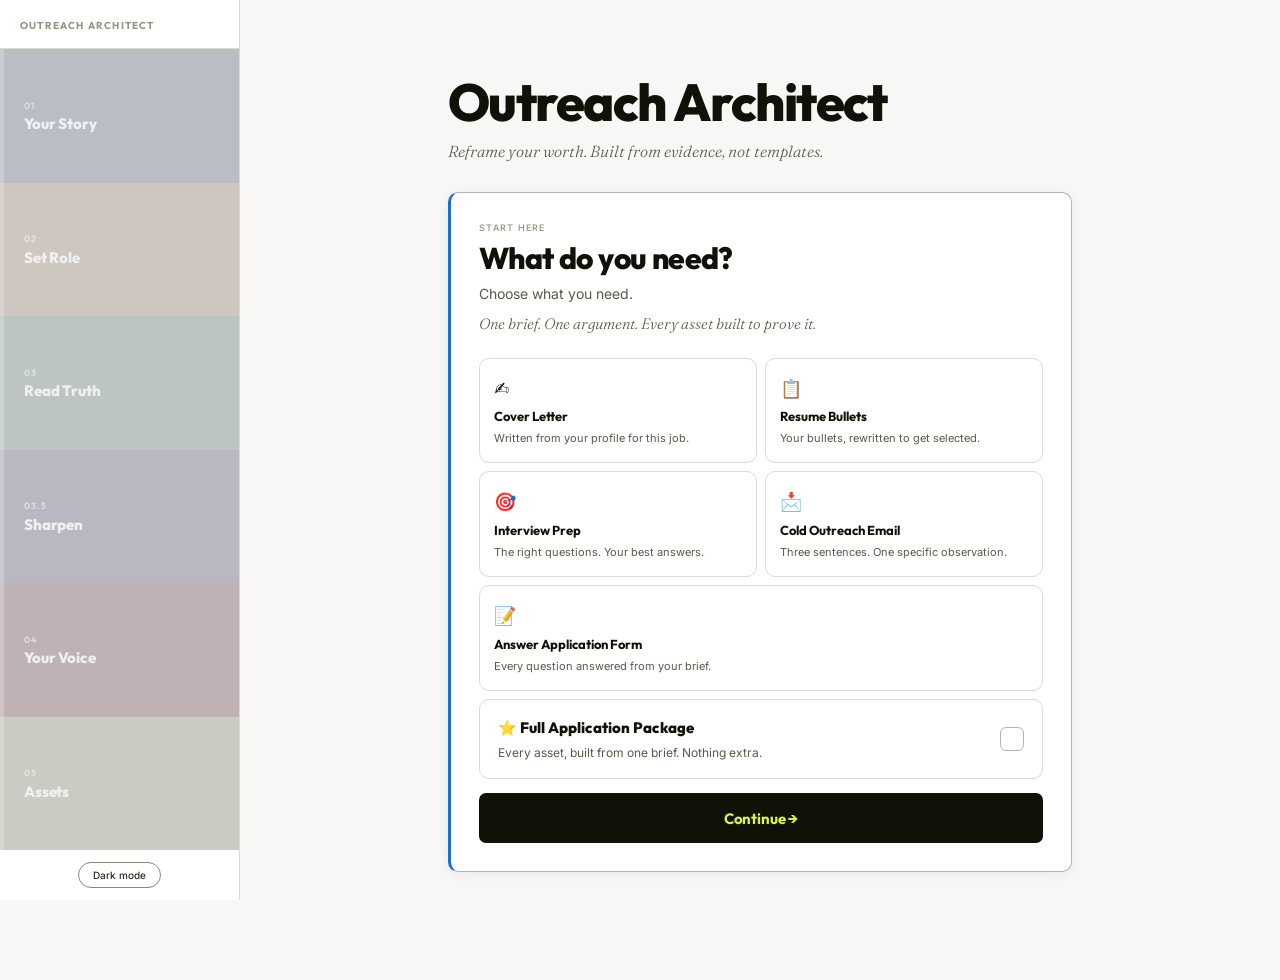
<file: static/index.html>
<!DOCTYPE html>
<html lang="en">
<head>
<meta charset="UTF-8">
<meta name="viewport" content="width=device-width, initial-scale=1.0">
<meta name="description" content="Outreach Architect — reframe your worth. Turn your CV and a job description into a complete, personalised application package built from evidence, not templates.">
<meta name="theme-color" content="#1a1a1a">
<title>Outreach Architect</title>
<link rel="preconnect" href="https://fonts.googleapis.com">
<link rel="preconnect" href="https://fonts.gstatic.com" crossorigin>
<link href="https://fonts.googleapis.com/css2?family=Outfit:wght@500;700;800&family=Inter:wght@400;500&family=Fraunces:ital,wght@1,300;1,400&display=swap" rel="stylesheet">
<link rel="stylesheet" href="/static/style.css">
</head>
<body>

<!-- Toast -->
<div class="toast hidden" id="toast"></div>

<!-- Momentum singleton -->
<div id="momentumSingleton">
  <span class="momentum-label" id="momentumLabel"></span>
  <p class="momentum-text" id="momentumText"></p>
  <p class="momentum-thread hidden" id="momentumThread"></p>
</div>

<!-- App shell: sidebar rail + main content -->
<div class="app-shell">

  <!-- LEFT RAIL — progress sidebar. Done steps are clickable to re-open -->
  <nav class="sidebar-rail" id="sidebarRail">
    <div class="sidebar-brand">Outreach Architect</div>
    <div class="sidebar-steps">

      <div class="sidebar-step todo" id="srail1" data-step="1" onclick="FLOW.sidebarStepClick(1)">
        <span class="srail-num">01</span>
        <div class="srail-label"><span class="srail-name">Your Story</span></div>
        <div class="srail-check hidden">✓</div>
      </div>

      <div class="sidebar-step todo" id="srail2" data-step="2" onclick="FLOW.sidebarStepClick(2)">
        <span class="srail-num">02</span>
        <div class="srail-label"><span class="srail-name">Set Role</span></div>
        <div class="srail-check hidden">✓</div>
      </div>

      <div class="sidebar-step todo" id="srail3" data-step="3" onclick="FLOW.sidebarStepClick(3)">
        <span class="srail-num">03</span>
        <div class="srail-label"><span class="srail-name">Read Truth</span></div>
        <div class="srail-check hidden">✓</div>
      </div>

      <div class="sidebar-step todo" id="srail35" data-step="3.5" onclick="FLOW.sidebarStepClick(3.5)">
        <span class="srail-num">03.5</span>
        <div class="srail-label"><span class="srail-name">Sharpen</span></div>
        <div class="srail-check hidden">✓</div>
      </div>

      <div class="sidebar-step todo" id="srail4" data-step="4" onclick="FLOW.sidebarStepClick(4)">
        <span class="srail-num">04</span>
        <div class="srail-label"><span class="srail-name">Your Voice</span></div>
        <div class="srail-check hidden">✓</div>
      </div>

      <div class="sidebar-step todo" id="srail5" data-step="5" onclick="FLOW.sidebarStepClick(5)">
        <span class="srail-num">05</span>
        <div class="srail-label"><span class="srail-name">Assets</span></div>
        <div class="srail-check hidden">✓</div>
      </div>

    </div>
    <button class="dm-btn" id="dmBtn" onclick="UI.toggleDark()">Dark mode</button>
  </nav>

  <!-- MAIN CONTENT -->
  <main class="main">

  <!-- Elevator navigation — appears after Step 1, floats left of main content -->
  <div class="elevator-nav hidden" id="elevatorNav">
    <button class="elevator-btn" id="elevatorUp" onclick="UI.elevatorUp()" title="Go to previous step" disabled>&#8679;</button>
    <button class="elevator-btn" id="elevatorDown" onclick="UI.elevatorDown()" title="Go to next step" disabled>&#8681;</button>
  </div>

  <!-- One-time sidebar education tooltip -->
  <div class="sidebar-tooltip hidden" id="sidebarTooltip">
    Your steps are saved here. Click any completed step to go back and edit.
  </div>

  <div class="hero">
    <h1 class="hero-title">Outreach Architect</h1>
    <p class="hero-tagline">Reframe your worth. Built from evidence, not templates.</p>
  </div>

  <!-- ═══════════════════════════════════════
       STEP 0 — CHOOSE WHAT TO BUILD
  ═══════════════════════════════════════ -->
  <section class="step active" id="step0">
    <div class="step-header">
      <p class="step-eyebrow">Start here</p>
      <h2 class="step-title">What do you need?</h2>
      <p class="step-subtitle" id="step0Sub">Choose what you need.</p>
      <p class="step-proposition">One brief. One argument. Every asset built to prove it.</p>
    </div>

    <!-- Asset grid: 2+2+1 layout — no orphaned cards on any screen size -->
    <!-- Row 1: 2 cards — the two most common -->
    <div class="asset-grid asset-grid-2col" id="assetSelectGrid">
      <div class="asset-card" data-asset="Cover Letter" onclick="FLOW.toggleAssetCard(this)">
        <span class="asset-card-icon">✍️</span>
        <span class="asset-card-name">Cover Letter</span>
        <span class="asset-card-desc">Written from your profile for this job.</span>
      </div>
      <div class="asset-card" data-asset="Resume Bullets" onclick="FLOW.toggleAssetCard(this)">
        <span class="asset-card-icon">📋</span>
        <span class="asset-card-name">Resume Bullets</span>
        <span class="asset-card-desc">Your bullets, rewritten to get selected.</span>
      </div>
    </div>
    <!-- Row 2: 2 cards -->
    <div class="asset-grid asset-grid-2col" style="margin-top:0;">
      <div class="asset-card" data-asset="Interview Prep" onclick="FLOW.toggleAssetCard(this)">
        <span class="asset-card-icon">🎯</span>
        <span class="asset-card-name">Interview Prep</span>
        <span class="asset-card-desc">The right questions. Your best answers.</span>
      </div>
      <div class="asset-card" data-asset="Cold Outreach Email" onclick="FLOW.toggleAssetCard(this)">
        <span class="asset-card-icon">📩</span>
        <span class="asset-card-name">Cold Outreach Email</span>
        <span class="asset-card-desc">Three sentences. One specific observation.</span>
      </div>
    </div>
    <!-- Row 3: full width — only one, always clean -->
    <div class="asset-grid-full" style="margin-top:0;margin-bottom:8px;">
      <div class="asset-card" data-asset="Answer Application Form" onclick="FLOW.toggleAssetCard(this)">
        <span class="asset-card-icon">📝</span>
        <span class="asset-card-name">Answer Application Form</span>
        <span class="asset-card-desc">Every question answered from your brief.</span>
      </div>
    </div>
    <!-- Full package — full width below -->
    <div class="full-package-card" id="fullPackageCard" onclick="FLOW.toggleFullPackage()">
      <div class="full-package-inner">
        <div class="full-package-body">
          <span class="full-package-name">⭐ Full Application Package</span>
          <span class="full-package-desc">Every asset, built from one brief. Nothing extra.</span>
        </div>
        <div class="full-package-check" id="fullPackageCheck"></div>
      </div>
    </div>

    <div class="asset-nudge hidden" id="assetNudge"></div>
    <button class="btn-primary" id="step0Btn" onclick="FLOW.completeStep0()">Continue &#8594;</button>
  </section>

  <!-- ═══════════════════════════════════════
       STEP 1 — YOUR STORY
  ═══════════════════════════════════════ -->
  <section class="step hidden" id="step1">
    <div class="step-header">
      <span class="step-eyebrow">Step 1 of 5</span>
      <h2 class="step-title">Your Story</h2>
      <p class="step-subtitle" id="step1Sub">Add your CV. The more complete, the sharper we argue.</p>
    </div>

    <div class="privacy-badge">
      <span>&#128274;</span>
      Your CV stays private. Used only to build your brief — never stored, never shared.
    </div>

    <div class="field-group">
      <label class="field-label">How would you like to add your CV?</label>
      <div class="toggle-row">
        <button class="toggle-btn active" id="cvPasteBtn" onclick="FLOW.switchMethod('cv','paste')">Paste text</button>
        <button class="toggle-btn"        id="cvUploadBtn" onclick="FLOW.switchMethod('cv','upload')">Upload file</button>
      </div>
    </div>

    <div id="cvPasteArea" class="field-group">
      <textarea class="textarea" id="cvText" rows="10" placeholder="Paste your full CV — work experience, achievements, metrics. We read between the lines."></textarea>
    </div>

    <div id="cvUploadArea" class="field-group hidden">
      <label class="upload-zone" id="cvUploadZone"
        ondragover="FLOW.handleDragOver(event,'cvUploadZone')"
        ondragleave="FLOW.handleDragLeave(event,'cvUploadZone')"
        ondrop="FLOW.handleDrop(event,'cv')">
        <span class="upload-icon">&#8679;</span>
        <span class="upload-label">Drop your CV here or click to browse</span>
        <span class="upload-hint">.txt  .md  .pdf  .docx</span>
        <input type="file" id="cvFile" accept=".txt,.md,.pdf,.docx" onchange="FLOW.handleFile(event,'cv')" style="display:none">
      </label>
      <div class="upload-status hidden" id="cvFileStatus"></div>
    </div>

    <p class="hint-text">Columns and tables break ATS parsing. Paste the text version if your CV uses them.</p>

    <!-- ATS extraction note + extracted text preview — shown after file upload -->
    <div class="cv-extraction-note hidden" id="cvExtractionNote"></div>
    <div class="hidden" id="cvExtractedPreview" style="margin-top:8px;">
      <label class="field-label" style="font-size:11px;color:var(--text4);margin-bottom:6px;display:block;">
        Extracted text — this is exactly what an ATS reads from your file. Edit anything that looks wrong before continuing.
      </label>
      <textarea class="textarea" id="cvExtractedText" rows="6"
        style="font-size:12px;font-family:var(--font-ui);color:var(--text3);line-height:1.5;"
        placeholder="Extracted CV text will appear here…"></textarea>
    </div>

    <button class="btn-primary" onclick="FLOW.completeStep1()">Continue &#8594;</button>
  </section>

  <div class="step-collapsed hidden" id="step1Collapsed">
    <div class="collapsed-inner">
      <div class="collapsed-left">
        <span class="check-badge">&#10003;</span>
        <div><span class="collapsed-eyebrow">Step 1</span><span class="collapsed-name">Your Story</span></div>
      </div>
      <div class="collapsed-right">
        <span class="collapsed-summary" id="step1Summary">Story loaded</span>
        <button class="edit-btn" onclick="FLOW.editStep('step1','step1Collapsed')">Edit</button>
      </div>
    </div>
  </div>

  <!-- ═══════════════════════════════════════
       STEP 2 — SET ROLE
  ═══════════════════════════════════════ -->
  <section class="step hidden" id="step2">
    <div class="step-header">
      <span class="step-eyebrow">Step 2 of 5</span>
      <h2 class="step-title">Set Role</h2>
      <p class="step-subtitle" id="step2Sub">Paste the full job description — we'll find what they actually need, not just what they listed.</p>
    </div>

    <!-- Stage indicator — makes the UX flow explicit -->
    <div class="flow-stages" id="flowStages">
      <div class="flow-stage active" id="flowStage1">
        <span class="flow-stage-num">1</span>
        <span class="flow-stage-label">Add JD</span>
      </div>
      <div class="flow-stage-line"></div>
      <div class="flow-stage" id="flowStage2">
        <span class="flow-stage-num">2</span>
        <span class="flow-stage-label">Decode</span>
      </div>
      <div class="flow-stage-line"></div>
      <div class="flow-stage" id="flowStage3">
        <span class="flow-stage-num">3</span>
        <span class="flow-stage-label">Confirm</span>
      </div>
      <div class="flow-stage-line"></div>
      <div class="flow-stage" id="flowStage4">
        <span class="flow-stage-num">4</span>
        <span class="flow-stage-label">Select</span>
      </div>
    </div>

    <div class="field-group">
      <label class="field-label">How would you like to add the job description?</label>
      <div class="toggle-row">
        <button class="toggle-btn active" id="jdPasteBtn" onclick="FLOW.switchJdMethod('paste')">Paste text</button>
        <button class="toggle-btn"        id="jdImageBtn" onclick="FLOW.switchJdMethod('image')">Upload image</button>
        <button class="toggle-btn"        id="jdUploadBtn" onclick="FLOW.switchJdMethod('upload')">Upload PDF</button>
      </div>
    </div>

    <div id="jdPasteArea" class="field-group">
      <textarea class="textarea" id="jdText" rows="8" placeholder="Paste the full JD — even the language they use tells us what they value. Don't summarise."></textarea>
    </div>

    <div id="jdImageArea" class="field-group hidden">
      <label class="upload-zone" id="jdImageZone"
        ondragover="FLOW.handleDragOver(event,'jdImageZone')"
        ondragleave="FLOW.handleDragLeave(event,'jdImageZone')"
        ondrop="FLOW.handleDropJdImage(event)">
        <span class="upload-icon">&#8679;</span>
        <span class="upload-label">Drop a screenshot or photo of the JD here</span>
        <span class="upload-hint">.jpg  .jpeg  .png</span>
        <input type="file" id="jdImageFile" accept=".jpg,.jpeg,.png" onchange="FLOW.handleJdImage(event)" style="display:none">
      </label>
      <div class="upload-status hidden" id="jdImageStatus"></div>
      <!-- Extracted text preview — editable before continuing -->
      <div id="jdImagePreview" class="hidden" style="margin-top:12px;">
        <label class="field-label" style="font-size:12px;color:var(--text3);">Extracted text — review and edit if needed</label>
        <textarea class="textarea" id="jdImageText" rows="8" placeholder="Extracted JD text will appear here…"></textarea>
      </div>
    </div>

    <div id="jdUploadArea" class="field-group hidden">
      <label class="upload-zone" id="jdUploadZone"
        ondragover="FLOW.handleDragOver(event,'jdUploadZone')"
        ondragleave="FLOW.handleDragLeave(event,'jdUploadZone')"
        ondrop="FLOW.handleDrop(event,'jd')">
        <span class="upload-icon">&#8679;</span>
        <span class="upload-label">Drop the job description PDF here or click to browse</span>
        <span class="upload-hint">.pdf</span>
        <input type="file" id="jdFile" accept=".pdf" onchange="FLOW.handleJdPdf(event)" style="display:none">
      </label>
      <div class="upload-status hidden" id="jdFileStatus"></div>
      <!-- Extracted text preview for PDF -->
      <div id="jdPdfPreview" class="hidden" style="margin-top:12px;">
        <label class="field-label" style="font-size:12px;color:var(--text3);">Extracted text — review and edit if needed</label>
        <textarea class="textarea" id="jdPdfText" rows="8" placeholder="Extracted JD text will appear here…"></textarea>
      </div>
    </div>

    <!-- e.g. MakeMyTrip — always visible, user can pre-fill -->
    <div class="field-group" style="margin-top:4px;">
      <label class="field-label" style="font-size:12px;color:var(--text3);">Company name <span style="font-weight:400;color:var(--text3);">— detected automatically, or type it</span></label>
      <input class="input-text" id="manualCompany" type="text" placeholder="e.g. Google, Stripe, Monzo…">
    </div>

    <button class="btn-primary" id="researchBtn" onclick="FLOW.runResearch()">Decode this role &#8594;</button>

    <!-- Loading state — properly wrapped -->
    <div class="loading hidden" id="loadingResearch">
      <div class="spinner"></div>
      <div class="loading-content">
        <div class="loading-stage" id="researchStage">Reading the job description…</div>
        <div class="loading-substage" id="researchSubstage"></div>
        <div class="loading-stages-track">
          <div class="stage-dot active" id="rs0"></div>
          <div class="stage-dot" id="rs1"></div>
          <div class="stage-dot" id="rs2"></div>
          <div class="stage-dot" id="rs3"></div>
        </div>
      </div>
    </div>

    <!-- Step 2b: Org & Role confirmation — shown after research succeeds -->
    <div class="hidden" id="orgRoleConfirm">
      <div class="confirm-card">
        <p class="confirm-card-label">&#10003; Detected — edit anything we got wrong</p>
        <div class="confirm-fields">
          <div class="confirm-field">
            <label class="confirm-field-label">Company</label>
            <div class="confirm-input-wrap">
              <input class="input-text confirm-input" id="confirmedCompany" type="text" placeholder="Company name">
              <span class="confirm-edit-hint">&#9998; edit</span>
            </div>
          </div>
          <div class="confirm-field">
            <label class="confirm-field-label">Role</label>
            <div class="confirm-input-wrap">
              <input class="input-text confirm-input" id="confirmedRole" type="text" placeholder="e.g. Product Manager">
              <span class="confirm-edit-hint">&#9998; edit</span>
            </div>
          </div>
        </div>
        <p class="hint-text" style="color:var(--warn);">Wrong? Fix it — these flow into every asset.</p>
      </div>

      <!-- Company briefing — shown expanded by default after research completes -->
      <!-- div-based (not details) — controlled by show('companyBriefing') in FLOW -->
      <div class="briefing-accordion hidden" id="companyBriefing" style="margin-top:12px;">
        <div class="briefing-header" onclick="
          const body = this.nextElementSibling;
          const arrow = this.querySelector('.briefing-arrow');
          body.classList.toggle('hidden');
          arrow.textContent = body.classList.contains('hidden') ? '↓' : '↑';
        ">
          <span>What we found about this company</span>
          <span class="briefing-arrow">↑</span>
        </div>
        <div class="briefing-body" id="briefingBody">
          <!-- Populated by FLOW.runResearch() before show() is called -->
        </div>
      </div>
    </div>

    <!-- Step 2c: Pain points — shown after confirmation -->
    <div class="hidden" id="painPointsSection">
      <div class="field-group" style="margin-top:18px;">
        <p class="field-label" style="margin-bottom:8px;">What they actually need right now — choose the two where your evidence is strongest</p>
        <p class="hint-text" style="margin-bottom:12px;">These two pain points become the argument. Every asset we build will prove you can solve them.</p>

        <div class="pain-counter">
          <div class="pain-counter-pips">
            <div class="pain-pip" id="pip-a"></div>
            <div class="pain-pip" id="pip-b"></div>
          </div>
          <span id="painCounterText">0 of 2 selected</span>
        </div>

        <div id="painPointsList" class="pain-list"></div>
      </div>

      <button class="context-trigger hidden" id="contextTrigger" onclick="FLOW.showContext()">
        + Know something about this company the JD doesn't say?
      </button>
      <div class="hidden" id="contextArea">
        <div class="field-group context-expanded">
          <textarea class="textarea" id="userInstruction" rows="2" placeholder="e.g. I spoke to their Head of Product last week — they're rebuilding the data stack from scratch."></textarea>
          <p class="hint-text">What you know that we can't research. Your input here has more weight than anything we found online.</p>
        </div>
      </div>

      <button class="btn-primary" id="confirmPainBtn" onclick="FLOW.confirmPainPoints()">Lock these in &#8594;</button>

      <div class="loading hidden" id="loadingQuestions">
        <div class="spinner"></div>
        <div class="loading-content">
          <div class="loading-stage">Setting up your brief. One moment…</div>
        </div>
      </div>
    </div>
  </section>

  <div class="step-collapsed hidden" id="step2Collapsed">
    <div class="collapsed-inner">
      <div class="collapsed-left">
        <span class="check-badge">&#10003;</span>
        <div><span class="collapsed-eyebrow">Step 2</span><span class="collapsed-name">Set Role</span></div>
      </div>
      <div class="collapsed-right">
        <span class="collapsed-summary" id="step2Summary">Role set</span>
        <button class="edit-btn" onclick="FLOW.editStep('step2','step2Collapsed')">Edit</button>
      </div>
    </div>
  </div>

  <!-- ═══════════════════════════════════════
       STEP 3 — READ TRUTH
  ═══════════════════════════════════════ -->
  <section class="step hidden" id="step3">
    <div class="step-header">
      <span class="step-eyebrow">Step 3 — Read Truth</span>
      <h2 class="step-title">Read Truth</h2>
      <p class="step-subtitle" id="step3Sub">Read what we found. Approve the argument — then we build.</p>
    </div>

    <!-- Narrative thread — the primary moment, serif, prominent -->
    <div class="narrative-reveal hidden" id="narrativeReveal">
      <p class="narrative-eyebrow">Your application argues</p>
      <p class="narrative-thread" id="narrativeThread"></p>
    </div>

    <!-- Fit analysis — two column Parker layout -->
    <div class="gap-analysis" id="gapAnalysis">
      <p class="placeholder-text">Complete Step 2 first — your fit analysis will appear here.</p>
    </div>

    <!-- Angle — left-border callout, surfaces after gap analysis -->
    <div class="angle-callout hidden" id="angleCallout">
      <p class="angle-eyebrow">Angle</p>
      <p class="angle-text" id="angleText"></p>
    </div>

    <button class="btn-primary hidden" id="approveBtn" onclick="FLOW.approveBrief()">This is my argument. Build on it &#8594;</button>

    <div class="loading hidden" id="loadingBullets">
      <div class="spinner"></div>
      <div class="loading-content">
        <div class="loading-stage">Finding which experiences make the strongest case for this role…</div>
      </div>
    </div>
  </section>

  <div class="step-collapsed hidden" id="step3Collapsed">
    <div class="collapsed-inner">
      <div class="collapsed-left">
        <span class="check-badge">&#10003;</span>
        <div><span class="collapsed-eyebrow">Step 3</span><span class="collapsed-name">Read Truth</span></div>
      </div>
      <div class="collapsed-right">
        <span class="collapsed-summary">Truth Read</span>
        <button class="edit-btn" onclick="FLOW.editStep('step3','step3Collapsed')">Edit</button>
      </div>
    </div>
  </div>

  <!-- ═══════════════════════════════════════
       STEP 3.5 — SHARPEN TRUTH
  ═══════════════════════════════════════ -->
  <section class="step hidden" id="step35">
    <div class="step-header">
      <span class="step-eyebrow">Step 3.5</span>
      <h2 class="step-title">Sharpen Truth</h2>
      <p class="step-subtitle" id="step35Sub">One question per bullet. Your answer becomes evidence.</p>
    </div>

    <div class="trust-line">Your answers are used to strengthen your assets. They never appear word-for-word.</div>

    <!-- Bullet diagnosis cards — populated by approveBrief() -->
    <div class="bullet-diagnosis hidden" id="bulletDiagnosis"></div>

    <!-- One fixed open field — replaces Q1-Q4 entirely -->
    <div class="field-group" style="margin-top:20px;">
      <label class="field-label">Anything that would strengthen your case <span style="font-weight:400;color:var(--text3);">— optional</span></label>
      <textarea class="textarea" id="anythingMissed" rows="3"
        placeholder="Anything your CV doesn't show — a project in progress, context behind a number, something that didn't make it into the document."></textarea>
    </div>

    <button class="btn-primary" onclick="FLOW.proceedToTexture()">Continue &#8594;</button>
    <p class="hint-text" style="margin-top:8px;">Optional. Every answer makes the output more specific.</p>
  </section>

  <div class="step-collapsed hidden" id="step35Collapsed">
    <div class="collapsed-inner">
      <div class="collapsed-left">
        <span class="check-badge">&#10003;</span>
        <div><span class="collapsed-eyebrow">Step 3.5</span><span class="collapsed-name">Sharpen Truth</span></div>
      </div>
      <div class="collapsed-right">
        <span class="collapsed-summary">Truth Sharpened</span>
        <button class="edit-btn" onclick="FLOW.editStep('step35','step35Collapsed')">Edit</button>
      </div>
    </div>
  </div>

  <!-- ═══════════════════════════════════════
       STEP 4 — DEFINE TEXTURE
  ═══════════════════════════════════════ -->
  <section class="step hidden" id="step4">
    <div class="step-header">
      <span class="step-eyebrow">Step 4 of 5</span>
      <h2 class="step-title">Your Voice</h2>
      <p class="step-subtitle" id="step4Sub">Both optional. Both change how every asset sounds.</p>
    </div>

    <!-- Referral — shown when Cover Letter or Cold Outreach Email selected -->
    <div class="field-group voice-field" id="referralField">
      <label class="field-label">Were you referred by someone? <span class="field-optional">Optional</span></label>
      <input class="input-text" id="referralName" type="text"
        placeholder="Their name — we open your letter differently. First sentence references them, not you.">
      <p class="hint-text">A referral changes the opening of every asset we write.</p>
    </div>

    <!-- Writing sample — shown when Cover Letter or Cold Outreach Email selected -->
    <div class="field-group voice-field" id="writingSampleField" style="margin-top:6px;padding-top:20px;border-top:1px solid var(--divider);">
      <label class="field-label">Paste something you've written <span class="field-optional">Optional but valuable</span></label>
      <textarea class="textarea" id="writingSample" rows="4"
        placeholder="Any piece of writing that sounds like you — an email, a message, a post. We take the rhythm, not the words."></textarea>
      <p class="hint-text">We read the rhythm and formality. Every asset sounds like you — not a template.</p>
    </div>

    <!-- No-voice note — shown when neither Cover Letter nor Cold Email selected -->
    <div class="field-group hidden" id="noVoiceNote">
      <p class="hint-text">These assets don't need a writing sample. We build from your brief.</p>
    </div>

    <button class="btn-primary" onclick="FLOW.proceedToChoosePath()">Continue &#8594;</button>
  </section>

  <div class="step-collapsed hidden" id="step4Collapsed">
    <div class="collapsed-inner">
      <div class="collapsed-left">
        <span class="check-badge">&#10003;</span>
        <div><span class="collapsed-eyebrow">Step 4</span><span class="collapsed-name">Define Texture</span></div>
      </div>
      <div class="collapsed-right">
        <span class="collapsed-summary">Texture Defined</span>
        <button class="edit-btn" onclick="FLOW.editStep('step4','step4Collapsed')">Edit</button>
      </div>
    </div>
  </div>

  <!-- ═══════════════════════════════════════
       STEP 4.25 — FORM INPUT (only if Answer Application Form selected)
  ═══════════════════════════════════════ -->
  <section class="step hidden" id="step425">
    <div class="step-header">
      <span class="step-eyebrow">Application Form</span>
      <h2 class="step-title">Your Form Questions</h2>
      <p class="step-subtitle" id="step425Sub">Paste your application questions — we'll answer every one from the brief you approved.</p>
    </div>

    <div class="field-group">
      <label class="field-label">How would you like to add the form questions?</label>
      <div class="toggle-row">
        <button class="toggle-btn active" id="formPasteBtn" onclick="FLOW.switchFormMethod('paste')">Paste questions</button>
        <button class="toggle-btn"        id="formImageBtn" onclick="FLOW.switchFormMethod('image')">Upload screenshot</button>
      </div>
    </div>

    <div id="formPasteArea" class="field-group">
      <textarea class="textarea" id="formText" rows="8"
        placeholder="Paste the questions exactly as they appear — including any word limits. We answer from your brief, not from templates."></textarea>
    </div>

    <div id="formImageArea" class="field-group hidden">
      <label class="upload-zone" id="formImageZone"
        ondragover="FLOW.handleDragOver(event,'formImageZone')"
        ondragleave="FLOW.handleDragLeave(event,'formImageZone')"
        ondrop="FLOW.handleDropFormImage(event)">
        <span class="upload-icon">&#8679;</span>
        <span class="upload-label">Drop a screenshot of the application form here</span>
        <span class="upload-hint">.jpg  .jpeg  .png</span>
        <input type="file" id="formImageFile" accept=".jpg,.jpeg,.png" onchange="FLOW.handleFormImage(event)" style="display:none">
      </label>
      <div class="upload-status hidden" id="formImageStatus"></div>
    </div>

    <p class="hint-text" style="margin-top:8px;">We answer every question from your brief. You review before sending.</p>

    <button class="btn-primary" onclick="FLOW.proceedFromForm()">Continue &#8594;</button>
    <p class="hint-text" style="margin-top:6px;">Form answers generate alongside everything else.</p>
  </section>

  <div class="step-collapsed hidden" id="step425Collapsed">
    <div class="collapsed-inner">
      <div class="collapsed-left">
        <span class="check-badge">&#10003;</span>
        <div><span class="collapsed-eyebrow">Form</span><span class="collapsed-name">Your Form Questions</span></div>
      </div>
      <div class="collapsed-right">
        <span class="collapsed-summary" id="step425Summary">Form ready</span>
        <button class="edit-btn" onclick="FLOW.editStep('step425','step425Collapsed')">Edit</button>
      </div>
    </div>
  </div>

  <!-- ═══════════════════════════════════════
       GENERATE SECTION — shown after Step 4
  ═══════════════════════════════════════ -->
  <div class="hidden" id="generateSection">

    <!-- Routing confirmation — only if Cover Letter selected -->
    <div class="routing-card hidden" id="routingCard">
      <div class="routing-card-header">
        <span class="routing-card-label">Confirm the approach</span>
        <p class="routing-card-sub">Pre-selected from your brief. Change anything.</p>
      </div>
      <div class="routing-section" id="routingOpeningSection">
        <p class="routing-section-title">Opening</p>
        <div class="routing-options" id="routingOpeningOptions"></div>
      </div>
      <div class="routing-section" id="routingP3Section">
        <p class="routing-section-title">Company connection</p>
        <div class="routing-options" id="routingP3Options"></div>
      </div>
      <div class="loading hidden" id="loadingRouting">
        <div class="spinner"></div>
        <div class="loading-content">
          <div class="loading-stage">Reading your brief…</div>
        </div>
      </div>
    </div>

    <button class="btn-primary" id="generateBtn" onclick="FLOW.generateAssets()">Build &#8594;</button>

    <div class="loading hidden" id="loadingGenerate">
      <div class="spinner"></div>
      <div class="loading-content">
        <div class="loading-stage" id="generateStage">Starting…</div>
        <div class="loading-substage" id="generateSubstage"></div>
        <div class="loading-stages-track">
          <div class="stage-dot active" id="gs0"></div>
          <div class="stage-dot" id="gs1"></div>
          <div class="stage-dot" id="gs2"></div>
          <div class="stage-dot" id="gs3"></div>
        </div>
      </div>
    </div>
  </div>

  <!-- ═══════════════════════════════════════
       STEP 5 — BUILD ASSETS
  ═══════════════════════════════════════ -->
  <section class="step hidden" id="step5">
    <div class="step-header">
      <span class="step-eyebrow">Step 5 of 5</span>
      <h2 class="step-title">Build Assets</h2>
      <p class="step-subtitle" id="step5Sub">Built from the brief you approved. Each one refinable.</p>
    </div>

    <!-- Peak moment — persistent, single pulse, never disappears (Peak-End Rule) -->
    <div class="momentum-reveal hidden" id="momentumReveal">
      <span class="momentum-label">✦ Assets ready</span>
      <p class="momentum-text" id="momentumRevealText"></p>
    </div>

    <!-- Tab bar — dynamically populated with only generated assets (Hick's Law) -->
    <div class="tabs-row" id="tabsRow"></div>

    <!-- Tab panels — all hidden, populated dynamically -->
    <div id="tabPanels"></div>

    <!-- End moment — only appears after user clicks Done -->
    <div class="end-moment hidden" id="endMoment">
      <span class="end-moment-icon">&#10024;</span>
      <h3 class="end-moment-title">Your assets are ready.</h3>
      <p class="end-moment-sub">One brief. Specific to this role and this company.</p>

      <!-- Done button — triggers rating -->
      <div id="doneSection">
        <button class="btn-primary" onclick="FLOW.showRating()" style="margin-top:16px;">
          Done with this application →
        </button>
      </div>

      <!-- Rating section — hidden until Done is clicked -->
      <div class="rating-section hidden" id="ratingSection">
        <p class="rating-label">Rate each asset.</p>
        <p class="hint-text" style="margin-bottom:16px;">Ratings make the next one sharper.</p>

        <div id="assetRatings"></div>

        <div class="field-group" style="margin-top:16px;">
          <label class="field-label" style="font-size:13px;">What missed the mark? <span style="font-weight:400;color:var(--text3);">Optional</span></label>
          <textarea class="textarea" id="ratingFeedback" rows="2"
            placeholder="What felt off, generic, or missed the point…"></textarea>
        </div>

        <button class="btn-primary" onclick="FLOW.submitRating()" style="margin-top:12px;">Submit &#8594;</button>
      </div>

      <!-- Post-rating paths — hidden until rating submitted -->
      <div class="rating-paths hidden" id="ratingPaths">
        <p class="rating-thankyou">Thank you. Every rating sharpens what comes next.</p>
        <div class="end-moment-actions">
          <button class="btn-primary" onclick="FLOW.resetAll()">↺ New application</button>
        </div>
        <button class="reset-link" onclick="FLOW.showSuggestions()" style="margin-top:12px;display:block;">
          Suggest something
        </button>
      </div>

      <!-- Suggestions field — hidden until link clicked -->
      <div class="hidden" id="suggestionsSection" style="margin-top:16px;">
        <textarea class="textarea" id="suggestionsText" rows="3"
          placeholder="One thing this product should do that it doesn't."></textarea>
        <button class="btn-secondary" onclick="FLOW.submitSuggestion()" style="margin-top:8px;">Send</button>
      </div>
    </div>
  </section>

</main>
</div><!-- end app-shell -->

<script src="/static/app.js"></script>
</body>
</html>
</file>
<file: static/style.css>
/* ═══════════════════════════════════════════════════════════════
   OUTREACH ARCHITECT — Design System v3
   Raw Materials sidebar · Parker grid · Apple contrast · Vivid primaries
   ═══════════════════════════════════════════════════════════════ */

@import url('https://fonts.googleapis.com/css2?family=Outfit:wght@500;700;800&family=Inter:wght@400;500&family=Fraunces:ital,wght@1,300;1,400&display=swap');

*, *::before, *::after { box-sizing: border-box; margin: 0; padding: 0; }

/* ── Light mode ─────────────────────────────────────────────────────────────── */
:root {
  /* Background: very slightly warm grey — not cream, not clinical white.
     High enough contrast against cards. Doesn't fatigue the eyes. */
  --bg:          #f8f7f5;
  --card:        #ffffff;
  --card-raised: #f0efed;
  --card-inset:  #e8e6e2;
  --border:      #dbd9d4;
  --border-mid:  #b8b4ae;
  --border-str:  #8a8780;
  --text:        #111108;
  --text2:       #2d2a20;
  --text3:       #5c574a;
  --text4:       #96907f;

  /* Step colours — vivid, full saturation */
  /* S1 Blue */
  --s1-full:#1a6dd4; --s1-bg:#dbeafe; --s1-bd:#93c5fd;
  --s1-tx:#0c1e48;   --s1-sub:#1e4080; --s1-num:#1a6dd4;
  /* S2 Amber */
  --s2-full:#d97706; --s2-bg:#fef3c7; --s2-bd:#fcd34d;
  --s2-tx:#451a03;   --s2-sub:#92400e; --s2-num:#d97706;
  /* S3 Emerald */
  --s3-full:#059669; --s3-bg:#d1fae5; --s3-bd:#6ee7b7;
  --s3-tx:#022c22;   --s3-sub:#065f46; --s3-num:#059669;
  /* S3.5 Violet */
  --s35-full:#7c3aed; --s35-bg:#ede9fe; --s35-bd:#c4b5fd;
  --s35-tx:#1e0a3c;  --s35-sub:#4c1d95; --s35-num:#7c3aed;
  /* S4 Rose */
  --s4-full:#e11d48; --s4-bg:#ffe4e6; --s4-bd:#fda4af;
  --s4-tx:#3b0014;   --s4-sub:#9f1239; --s4-num:#e11d48;
  /* S5 Lime */
  --s5-full:#65a30d; --s5-bg:#ecfccb; --s5-bd:#bef264;
  --s5-tx:#1a2e05;   --s5-sub:#365314; --s5-num:#65a30d;

  /* Sidebar block colours — vivid fills, white text */
  --sb1:#1a6dd4; --sb2:#d97706; --sb3:#059669;
  --sb35:#7c3aed; --sb4:#e11d48; --sb5:#65a30d;

  --cta-bg:#111108; --cta-tx:#d4f542;

  --ok:#059669;  --ok-bg:#d1fae5; --ok-bd:#6ee7b7; --ok-tx:#022c22;
  --warn:#d97706; --warn-bg:#fef3c7; --warn-bd:#fcd34d; --warn-tx:#451a03;
  --error:#e11d48; --err-bg:#ffe4e6; --err-bd:#fda4af; --err-tx:#3b0014;
  --info:#1a6dd4;  --info-bg:#dbeafe; --info-bd:#93c5fd; --info-tx:#0c1e48;

  --radius:10px; --rsm:7px; --rxs:4px;
  --sidebar-w:240px;
  --font-d:'Outfit',system-ui,sans-serif;
  --font-ui:'Inter',system-ui,sans-serif;
  --font-s:'Fraunces',Georgia,serif;
}

/* ── Dark mode ──────────────────────────────────────────────────────────────── */
.dark {
  --bg:#0a0a08; --card:#141410; --card-raised:#1e1e18; --card-inset:#111110;
  --border:#2a2a22; --border-mid:#3a3a30; --border-str:#545448;
  --text:#f4f1ea; --text2:#c8c5be; --text3:#88857e; --text4:#545448;

  --s1-full:#3b82f6; --s1-bg:#0f1e30; --s1-bd:#1e3a58;
  --s1-tx:#dbeafe;   --s1-sub:#93c5fd; --s1-num:#60a5fa;
  --s2-full:#f59e0b; --s2-bg:#1c1400; --s2-bd:#3a2800;
  --s2-tx:#fef3c7;   --s2-sub:#fcd34d; --s2-num:#fbbf24;
  --s3-full:#10b981; --s3-bg:#0a1e10; --s3-bd:#143820;
  --s3-tx:#d1fae5;   --s3-sub:#6ee7b7; --s3-num:#34d399;
  --s35-full:#8b5cf6; --s35-bg:#160c30; --s35-bd:#2a1450;
  --s35-tx:#ede9fe;   --s35-sub:#c4b5fd; --s35-num:#a78bfa;
  --s4-full:#f43f5e; --s4-bg:#1e0810; --s4-bd:#3c1020;
  --s4-tx:#ffe4e6;   --s4-sub:#fda4af; --s4-num:#fb7185;
  --s5-full:#84cc16; --s5-bg:#101800; --s5-bd:#202800;
  --s5-tx:#ecfccb;   --s5-sub:#bef264; --s5-num:#a3e635;

  --sb1:#1d4ed8; --sb2:#b45309; --sb3:#047857;
  --sb35:#6d28d9; --sb4:#be123c; --sb5:#4d7c0f;

  --cta-bg:#d4f542; --cta-tx:#0a0a08;

  --ok:#10b981;  --ok-bg:#0a1e10; --ok-bd:#143820; --ok-tx:#d1fae5;
  --warn:#f59e0b; --warn-bg:#1c1400; --warn-bd:#3a2800; --warn-tx:#fef3c7;
  --error:#f43f5e; --err-bg:#1e0810; --err-bd:#3c1020; --err-tx:#ffe4e6;
  --info:#3b82f6;  --info-bg:#0f1e30; --info-bd:#1e3a58; --info-tx:#dbeafe;
}

/* ── Animations ─────────────────────────────────────────────────────────────── */
@keyframes fadeUp    { from{opacity:0;transform:translateY(10px)} to{opacity:1;transform:translateY(0)} }
@keyframes fadeIn    { from{opacity:0} to{opacity:1} }
@keyframes spin      { to{transform:rotate(360deg)} }
@keyframes pulse     { 0%,100%{opacity:1} 50%{opacity:.4} }
@keyframes slideDown { from{opacity:0;transform:translateY(-8px)} to{opacity:1;transform:translateY(0)} }
@keyframes stepEnter { from{opacity:0;transform:translateX(-6px)} to{opacity:1;transform:translateX(0)} }

/* ── Base ───────────────────────────────────────────────────────────────────── */
html { scroll-behavior:smooth; }
body {
  font-family:var(--font-ui); background:var(--bg); color:var(--text);
  line-height:1.6; transition:background .35s,color .35s;
  -webkit-font-smoothing:antialiased; -moz-osx-font-smoothing:grayscale;
}

/* ── App shell ──────────────────────────────────────────────────────────────── */
.app-shell { display:flex; min-height:100vh; }

/* ═══════════════════════════════════════════════════════
   SIDEBAR — Raw Materials style, vivid full-colour blocks
   ═══════════════════════════════════════════════════════ */
.sidebar-rail {
  width:var(--sidebar-w); flex-shrink:0;
  background:var(--card); border-right:0.5px solid var(--border);
  position:sticky; top:0; height:100vh;
  display:flex; flex-direction:column;
  transition:background .35s,border-color .35s;
  z-index:100; overflow:hidden;
}

.sidebar-brand {
  font-family:var(--font-d); font-size:10px; font-weight:700;
  letter-spacing:0.12em; text-transform:uppercase; color:var(--text4);
  padding:18px 20px 14px; border-bottom:0.5px solid var(--border);
  flex-shrink:0;
}

.sidebar-steps {
  flex:1; display:flex; flex-direction:column; overflow:hidden;
}

/* Each step is a full-colour block — Raw Materials style */
.sidebar-step {
  flex:1; display:flex; flex-direction:column;
  justify-content:center; align-items:flex-start;
  padding:0 20px;
  border-left:4px solid transparent;
  transition:opacity .3s, filter .3s, border-color .2s;
  cursor:pointer; position:relative;
  min-height:60px;
}

/* Vivid full-saturation block fills */
.sidebar-step[data-step="1"]   { background:var(--sb1); border-left-color:rgba(255,255,255,0.3); }
.sidebar-step[data-step="2"]   { background:var(--sb2); border-left-color:rgba(255,255,255,0.3); }
.sidebar-step[data-step="3"]   { background:var(--sb3); border-left-color:rgba(255,255,255,0.3); }
.sidebar-step[data-step="3.5"] { background:var(--sb35); border-left-color:rgba(255,255,255,0.3); }
.sidebar-step[data-step="4"]   { background:var(--sb4); border-left-color:rgba(255,255,255,0.3); }
.sidebar-step[data-step="5"]   { background:var(--sb5); border-left-color:rgba(255,255,255,0.3); }

/* Todo — desaturated */
.sidebar-step.todo { opacity:.38; filter:saturate(.2) brightness(.85); }

/* Done — clickable, slightly dimmed */
.sidebar-step.done { opacity:.72; filter:saturate(.7); }
.sidebar-step.done:hover { opacity:.88; filter:saturate(.9); }

/* Active — full vivid */
.sidebar-step.active {
  opacity:1; filter:none;
  border-left-color:rgba(255,255,255,0.9);
  border-left-width:5px;
}
.sidebar-step.active::after {
  content:''; position:absolute; right:0; top:0; bottom:0;
  width:3px; background:rgba(255,255,255,0.5);
}

/* Step number — small, top-left, white */
.srail-num {
  font-family:var(--font-d); font-size:9px; font-weight:700;
  letter-spacing:0.12em; color:rgba(255,255,255,0.65);
  display:block; margin-bottom:3px;
}

/* Step name — large, bold, white */
.srail-name {
  font-family:var(--font-d); font-size:15px; font-weight:800;
  color:#ffffff; line-height:1.1; letter-spacing:-0.01em;
}

/* Done checkmark */
.srail-check {
  position:absolute; right:14px; top:50%; transform:translateY(-50%);
  width:18px; height:18px; border-radius:50%;
  background:rgba(255,255,255,0.25);
  display:flex; align-items:center; justify-content:center;
  font-size:10px; color:#fff; font-weight:700;
}

/* Indicator dot — hidden, replaced by colour block approach */
.srail-indicator { display:none; }
.srail-label { display:flex; flex-direction:column; }

/* Dark mode button */
.dm-btn {
  flex-shrink:0; margin:12px 16px;
  font-family:var(--font-ui); font-size:10px; font-weight:500;
  padding:6px 14px; border-radius:20px;
  border:1px solid var(--border-str);
  background:var(--card); color:var(--text2);
  cursor:pointer; transition:all .2s; white-space:nowrap;
  align-self:center;
}
.dm-btn:hover { background:var(--text); color:var(--bg); border-color:var(--text); }
/* In dark mode, restore translucent white style against the dark sidebar bottom */
.dark .dm-btn {
  background:rgba(255,255,255,0.1); color:rgba(255,255,255,0.7);
  border-color:rgba(255,255,255,0.2);
}
.dark .dm-btn:hover { background:rgba(255,255,255,0.2); color:#fff; }

/* ── Main content ───────────────────────────────────────────────────────────── */
.main { flex:1; max-width:680px; margin:0 auto; padding:32px 28px 100px; min-width:0; }

/* ── Hero ───────────────────────────────────────────────────────────────────── */
.hero { padding:44px 0 28px; }
.hero-title {
  font-family:var(--font-d); font-size:clamp(34px,5vw,52px); font-weight:800;
  color:var(--text); letter-spacing:-0.03em; line-height:1.0; margin-bottom:10px;
}
.hero-tagline {
  font-family:var(--font-s); font-style:italic; font-weight:300;
  font-size:16px; color:var(--text3); line-height:1.65;
}

/* ── Steps ──────────────────────────────────────────────────────────────────── */
.step {
  background:var(--card); border:0.5px solid var(--border); border-radius:var(--radius);
  padding:28px; margin-bottom:8px;
  box-shadow:0 1px 3px rgba(0,0,0,.06), 0 1px 8px rgba(0,0,0,.04);
  animation:fadeUp .35s ease forwards; transition:background .3s,border-color .3s;
}
/* Active step gets left accent border in the step's identity colour */
.step.active {
  border-color:var(--border-mid);
  border-left:3px solid var(--s1-full);
  box-shadow:0 2px 12px rgba(0,0,0,.06);
}

/* Collapsed cards — clearly subordinate, no competition with active step */
.step-collapsed {
  border:0.5px solid var(--border); border-radius:var(--radius);
  padding:10px 14px; margin-bottom:4px; background:transparent;
  opacity:.5; transition:all .25s; animation:fadeUp .3s ease forwards;
  display:flex; align-items:center; gap:10px;
}
.step-collapsed:hover { opacity:.75; background:var(--card-raised); }
.collapsed-inner { display:flex; align-items:center; justify-content:space-between; gap:12px; width:100%; }
.collapsed-left  { display:flex; align-items:center; gap:10px; min-width:0; }
.collapsed-right { display:flex; align-items:center; gap:8px; flex-shrink:0; }
.check-badge {
  width:16px; height:16px; border-radius:50%; background:var(--ok); color:#fff;
  font-size:8px; font-weight:700; display:flex; align-items:center; justify-content:center; flex-shrink:0;
}
.collapsed-eyebrow { display:block; font-family:var(--font-ui); font-size:9px; letter-spacing:0.1em; text-transform:uppercase; color:var(--text4); }
.collapsed-name    { font-family:var(--font-ui); font-size:12px; font-weight:500; color:var(--text3); white-space:nowrap; overflow:hidden; text-overflow:ellipsis; }
.collapsed-summary { font-family:var(--font-ui); font-size:11px; color:var(--text4); flex-shrink:0; max-width:160px; overflow:hidden; text-overflow:ellipsis; white-space:nowrap; }
.edit-btn {
  font-family:var(--font-ui); font-size:10px; font-weight:500; padding:3px 8px;
  border:0.5px solid var(--border); border-radius:var(--rxs);
  background:transparent; color:var(--text4); cursor:pointer; transition:all .15s;
}
.edit-btn:hover { background:var(--card); color:var(--text2); border-color:var(--border-mid); }

/* Step header */
.step-header { margin-bottom:22px; }
.step-eyebrow {
  display:block; font-family:var(--font-ui); font-size:9px; font-weight:500;
  letter-spacing:0.14em; text-transform:uppercase; color:var(--text4); margin-bottom:6px;
}
.step-title {
  font-family:var(--font-d); font-size:clamp(22px,3.5vw,30px); font-weight:800;
  color:var(--text); letter-spacing:-0.02em; line-height:1.1; margin-bottom:8px;
}
.step-subtitle { font-family:var(--font-ui); font-size:14px; color:var(--text3); line-height:1.6; }

/* ═══════════════════════════════════════════════════════
   STEP 0 — Parker 3+2 card grid + full package
   ═══════════════════════════════════════════════════════ */
/* 2-column grid used for all asset rows — consistent on every screen */
.asset-grid-2col {
  display:grid; grid-template-columns:repeat(2,1fr); gap:8px;
  margin-bottom:8px;
}
/* Full width — single card row */
.asset-grid-full {
  display:grid; grid-template-columns:1fr; gap:8px;
}
/* Legacy — keep for any existing references */
.asset-grid {
  display:grid; grid-template-columns:repeat(2,1fr); gap:8px;
  margin-bottom:8px;
}
.asset-grid-row2 {
  display:grid; grid-template-columns:repeat(2,1fr); gap:8px;
  margin-bottom:8px;
}
.asset-card {
  background:var(--card); border:0.5px solid var(--border);
  border-radius:var(--radius); padding:16px 14px;
  cursor:pointer; transition:all .2s; position:relative;
  display:flex; flex-direction:column; gap:6px;
  min-height:90px;
}
.asset-card:hover { border-color:var(--border-mid); background:var(--card-raised); transform:translateY(-1px); }
.asset-card.selected {
  border-color:var(--s1-full); border-width:2px;
  background:var(--s1-bg);
  box-shadow:0 0 0 3px rgba(26,109,212,0.15);
  transform:translateY(-1px);
}
.asset-card.selected .asset-card-name { color:var(--s1-full); }
.asset-card.selected::after {
  content:'✓'; position:absolute; top:10px; right:12px;
  font-size:11px; font-weight:800; color:#fff;
  background:var(--s1-full); border-radius:50%;
  width:20px; height:20px; display:flex; align-items:center; justify-content:center;
  line-height:20px; text-align:center;
  pointer-events:none;
}
.asset-card-icon { font-size:18px; display:block; pointer-events:none; }
.asset-card-name {
  font-family:var(--font-d); font-size:13px; font-weight:700; color:var(--text);
  line-height:1.2; pointer-events:none;
}
.asset-card-desc { font-family:var(--font-ui); font-size:11px; color:var(--text3); line-height:1.4; pointer-events:none; }

/* Full package — full width, gold treatment */
.full-package-card {
  border:0.5px solid var(--border); border-radius:var(--radius);
  padding:16px 18px; background:var(--card); margin-bottom:14px;
  cursor:pointer; transition:all .2s; display:flex; align-items:center; justify-content:space-between; gap:16px;
}
.full-package-card:hover { border-color:var(--border-mid); background:var(--card-raised); transform:translateY(-1px); }
.full-package-card.selected { border-color:var(--s5-full); border-width:1.5px; background:var(--s5-bg); }
.full-package-inner { display:flex; align-items:center; justify-content:space-between; gap:16px; width:100%; }
.full-package-body { display:flex; flex-direction:column; gap:3px; }
.full-package-name { font-family:var(--font-d); font-size:15px; font-weight:800; color:var(--text); }
.full-package-desc { font-family:var(--font-ui); font-size:12px; color:var(--text3); }
.full-package-check {
  width:24px; height:24px; border-radius:6px; border:1.5px solid var(--border-mid);
  flex-shrink:0; display:flex; align-items:center; justify-content:center;
  font-size:13px; font-weight:700; color:transparent; transition:all .2s;
  position:relative;
}
.full-package-card.selected .full-package-check {
  background:var(--s5-full); border-color:var(--s5-full); color:#fff;
}
.full-package-card.selected .full-package-check::after { content:'✓'; }

/* Asset nudge */
.asset-nudge { font-family:var(--font-s); font-style:italic; font-size:13px; color:var(--text3); padding:6px 0; animation:fadeIn .3s ease; }

/* Also keep old asset-list classes for compatibility */
/* .asset-list-* removed — Step 0 now uses .asset-card grid */

/* ── Buttons ────────────────────────────────────────────────────────────────── */
.btn-primary {
  display:flex; align-items:center; justify-content:center;
  font-family:var(--font-d); font-size:15px; font-weight:700; letter-spacing:-0.01em;
  padding:14px 24px; min-height:50px; border-radius:var(--rsm); border:none;
  background:var(--cta-bg); color:var(--cta-tx); cursor:pointer;
  width:100%; margin-top:10px; transition:opacity .15s,transform .15s;
}
.btn-primary:hover   { opacity:.88; transform:translateY(-1px); }
.btn-primary:active  { transform:scale(.98); opacity:1; }
.btn-primary:disabled { opacity:.35; cursor:not-allowed; transform:none; }
.btn-secondary {
  display:flex; align-items:center; justify-content:center;
  font-family:var(--font-ui); font-size:13px; font-weight:500;
  padding:10px 20px; min-height:42px; border-radius:var(--rsm);
  border:0.5px solid var(--border-mid); background:var(--card); color:var(--text2);
  cursor:pointer; transition:all .15s;
}
.btn-secondary:hover { border-color:var(--border-str); color:var(--text); }
.btn-ghost {
  font-family:var(--font-ui); font-size:12px; padding:7px 14px;
  border:0.5px solid var(--border); border-radius:var(--rxs);
  background:transparent; color:var(--text3); cursor:pointer; transition:all .15s;
}
.btn-ghost:hover { border-color:var(--border-str); color:var(--text); }

/* ── Form ───────────────────────────────────────────────────────────────────── */
.field-group { margin-bottom:20px; }
.field-label { display:block; font-family:var(--font-ui); font-size:13px; font-weight:500; color:var(--text2); margin-bottom:8px; line-height:1.4; }
.textarea {
  width:100%; background:var(--card-inset); border:0.5px solid var(--border);
  border-radius:var(--rsm); color:var(--text); font-family:var(--font-ui);
  font-size:14px; line-height:1.65; padding:12px 14px; resize:vertical; outline:none;
  transition:border-color .2s, background .2s;
}
.textarea:focus { border-color:var(--border-str); background:var(--card); }
.textarea::placeholder { color:var(--text4); }
.input-text {
  width:100%; background:var(--card-inset); border:0.5px solid var(--border);
  border-radius:var(--rsm); color:var(--text); font-family:var(--font-ui);
  font-size:14px; padding:11px 14px; min-height:44px; outline:none; transition:border-color .2s;
}
.input-text:focus { border-color:var(--border-str); background:var(--card); }
.hint-text { font-family:var(--font-ui); font-size:12px; color:var(--text4); line-height:1.55; margin-top:6px; }

/* ── Toggle ─────────────────────────────────────────────────────────────────── */
.toggle-row { display:flex; gap:6px; margin-bottom:14px; }
.toggle-btn {
  font-family:var(--font-ui); font-size:12px; font-weight:500;
  padding:7px 16px; min-height:36px; border-radius:20px;
  border:0.5px solid var(--border-mid); background:var(--card-raised); color:var(--text3);
  cursor:pointer; transition:all .15s;
}
.toggle-btn.active { background:var(--text); color:var(--bg); border-color:var(--text); }

/* ── Privacy badge ──────────────────────────────────────────────────────────── */
.privacy-badge {
  display:inline-flex; align-items:center; gap:6px; font-family:var(--font-ui);
  font-size:12px; color:var(--text3); background:var(--card-raised);
  border:0.5px solid var(--border); border-radius:20px; padding:5px 12px; margin-bottom:20px;
}

/* ── Upload ─────────────────────────────────────────────────────────────────── */
.upload-zone {
  display:block; border:1.5px dashed var(--border-mid); border-radius:var(--radius);
  padding:28px 20px; text-align:center; cursor:pointer;
  background:var(--card-inset); transition:all .2s;
}
.upload-zone:hover,.upload-zone.drag-over { border-color:var(--border-str); background:var(--card-raised); }
.upload-icon  { font-size:22px; display:block; margin-bottom:6px; }
.upload-label { display:block; font-family:var(--font-ui); font-size:14px; font-weight:500; color:var(--text2); }
.upload-hint  { display:block; font-family:var(--font-ui); font-size:12px; color:var(--text4); margin-top:4px; }
.upload-status { font-family:var(--font-ui); font-size:13px; color:var(--ok); margin-top:8px; padding:8px 12px; background:var(--ok-bg); border:0.5px solid var(--ok-bd); border-radius:var(--rxs); }

/* ── Loading ────────────────────────────────────────────────────────────────── */
.loading { display:flex; align-items:flex-start; gap:12px; padding:14px 16px; background:var(--card-raised); border:0.5px solid var(--border); border-radius:var(--rsm); margin-top:12px; animation:fadeIn .2s ease; }
.spinner { width:16px; height:16px; border-radius:50%; border:2px solid var(--border-mid); border-top-color:var(--text2); animation:spin .8s linear infinite; flex-shrink:0; margin-top:2px; }
.loading-content  { flex:1; min-width:0; }
.loading-stage    { font-family:var(--font-ui); font-size:13px; color:var(--text2); font-weight:500; margin-bottom:2px; transition:opacity .3s; }
.loading-substage { font-family:var(--font-ui); font-size:12px; color:var(--text4); line-height:1.4; }
.loading-stages-track { display:flex; gap:4px; margin-top:8px; }
.stage-dot { width:6px; height:6px; border-radius:50%; background:var(--border-mid); transition:background .3s; }
.stage-dot.done   { background:var(--ok); }
.stage-dot.active { background:var(--text2); animation:pulse 1.5s infinite; }

/* ── Confirm card ───────────────────────────────────────────────────────────── */
.confirm-card { background:var(--card-raised); border:0.5px solid var(--border); border-radius:var(--radius); padding:16px 18px; margin-top:16px; }
.confirm-card-label { font-family:var(--font-ui); font-size:11px; font-weight:500; color:var(--ok); margin-bottom:12px; display:block; }
.confirm-fields { display:grid; grid-template-columns:1fr 1fr; gap:12px; margin-bottom:10px; }
.confirm-field { display:flex; flex-direction:column; gap:4px; }
.confirm-field-label { font-family:var(--font-ui); font-size:11px; font-weight:500; color:var(--text3); letter-spacing:0.04em; }
.confirm-input { background:var(--card); border:0.5px solid var(--border-mid); border-radius:var(--rsm); color:var(--text); font-family:var(--font-d); font-size:14px; font-weight:700; padding:9px 12px; outline:none; transition:border-color .15s; width:100%; }
.confirm-input:focus { border-color:var(--border-str); }
.confirm-input-wrap { position:relative; }
.confirm-edit-hint { position:absolute; right:10px; top:50%; transform:translateY(-50%); font-family:var(--font-ui); font-size:10px; color:var(--text4); pointer-events:none; }
.confirm-input:focus + .confirm-edit-hint { display:none; }

/* ── Flow stages ────────────────────────────────────────────────────────────── */
.flow-stages { display:flex; align-items:center; gap:0; margin-bottom:18px; flex-wrap:wrap; gap:4px; }
.flow-stage { display:flex; align-items:center; gap:5px; padding:5px 11px; border-radius:20px; background:var(--card-raised); border:0.5px solid var(--border); }
.flow-stage.active { background:var(--s2-bg); border-color:var(--s2-bd); }
.flow-stage-num { font-family:var(--font-d); font-size:11px; font-weight:700; color:var(--text4); }
.flow-stage.active .flow-stage-num { color:var(--s2-sub); }
.flow-stage-label { font-family:var(--font-ui); font-size:11px; color:var(--text3); }
.flow-stage.active .flow-stage-label { color:var(--s2-tx); }
.flow-stage-line { flex:1; height:0.5px; background:var(--border); min-width:10px; }

/* ── Pain points ────────────────────────────────────────────────────────────── */
.pain-counter { font-family:var(--font-ui); font-size:12px; color:var(--text3); margin-bottom:10px; display:flex; align-items:center; gap:6px; }
.pain-counter-pips { display:flex; gap:4px; }
.pain-pip { width:8px; height:8px; border-radius:50%; border:1.5px solid var(--border-mid); transition:all .2s; }
.pain-pip.filled { background:var(--s2-full); border-color:var(--s2-full); }
.pain-list { display:flex; flex-direction:column; gap:6px; margin-bottom:12px; }
.pain-item { display:flex; align-items:flex-start; gap:12px; padding:13px 16px; border:0.5px solid var(--border); border-radius:var(--rsm); cursor:pointer; background:var(--card); transition:all .2s; position:relative; }
.pain-item:hover { border-color:var(--border-mid); background:var(--card-raised); transform:translateY(-1px); }
.pain-item.selected { border-color:var(--s2-full); background:var(--s2-bg); border-left:3px solid var(--s2-full); }
.pain-item.dimmed { opacity:.3; cursor:not-allowed; pointer-events:none; }
.pain-item input[type=checkbox] { display:none; }
.pain-item-text { font-family:var(--font-ui); font-size:13px; color:var(--text); line-height:1.6; flex:1; }
.pain-item.selected .pain-item-text { color:var(--s2-tx); font-weight:500; }
.pain-check { font-size:13px; color:var(--s2-full); font-weight:700; flex-shrink:0; margin-top:1px; }
.context-trigger { font-family:var(--font-ui); font-size:12px; font-weight:500; color:var(--text3); background:none; border:none; cursor:pointer; padding:0; margin-bottom:10px; text-decoration:underline; text-underline-offset:2px; transition:color .15s; }
.context-trigger:hover { color:var(--text); }
.context-expanded { padding-top:8px; }

/* ── Briefing accordion ─────────────────────────────────────────────────────── */
.briefing-accordion { margin-top:14px; border:0.5px solid var(--border); border-radius:var(--rsm); overflow:hidden; }
/* Now div-based (not details) — supports show/hide via JS */
.briefing-header {
  padding:11px 16px; font-family:var(--font-ui); font-size:13px; font-weight:500;
  color:var(--text3); cursor:pointer; background:var(--card-raised);
  user-select:none; transition:color .15s;
  display:flex; align-items:center; justify-content:space-between;
}
.briefing-header:hover { color:var(--text); }
.briefing-arrow { font-size:12px; color:var(--text4); }
.briefing-body { padding:14px 16px; font-family:var(--font-ui); font-size:13px; color:var(--text2); line-height:1.7; border-top:0.5px solid var(--border); }
.briefing-body strong { font-weight:600; color:var(--text); }

/* ── Narrative reveal — Step 3 ──────────────────────────────────────────────── */
.narrative-reveal {
  background:var(--s3-bg); border:0.5px solid var(--s3-bd); border-left:4px solid var(--s3-full);
  border-radius:var(--radius); padding:22px 24px; margin-bottom:24px; animation:fadeUp .4s ease forwards;
}
.narrative-eyebrow { font-family:var(--font-ui); font-size:9px; font-weight:600; letter-spacing:0.14em; text-transform:uppercase; color:var(--s3-sub); margin-bottom:12px; }
/* Narrative thread is the most important line in the product — make it feel like it */
.narrative-thread {
  font-family:var(--font-s); font-style:italic; font-weight:300;
  font-size:20px; color:var(--s3-tx); line-height:1.6;
  /* Slightly larger than before — this is the argument */
}
@media (max-width:720px) {
  .narrative-thread { font-size:17px; }
}

/* ── Fit table ──────────────────────────────────────────────────────────────── */
.fit-table-label { font-family:var(--font-ui); font-size:9px; font-weight:500; letter-spacing:0.12em; text-transform:uppercase; color:var(--text4); margin-bottom:8px; }
.fit-table { border:0.5px solid var(--border); border-radius:var(--radius); overflow:hidden; margin-bottom:14px; }
.fit-table-row { display:grid; grid-template-columns:1fr 1fr; }
.fit-table-row:not(:last-child) { border-bottom:0.5px solid var(--border); }
.fit-table-header { background:var(--card-raised); }
.fit-col { padding:10px 14px; font-family:var(--font-ui); font-size:12px; line-height:1.5; }
.fit-col-need { color:var(--text3); border-right:0.5px solid var(--border); }
.fit-col-bring { color:var(--text); display:flex; align-items:flex-start; gap:8px; }
.fit-table-header .fit-col { font-size:10px; font-weight:500; color:var(--text4); }
.fit-signal { width:8px; height:8px; border-radius:50%; flex-shrink:0; margin-top:3px; }
.fit-match { background:var(--ok); }
.fit-gap   { background:var(--error); }
.fit-gap-text { color:var(--text3); }
.fit-evidence { font-family:var(--font-ui); font-size:12px; color:var(--text3); line-height:1.6; padding:10px 14px; background:var(--card-raised); border:0.5px solid var(--border); border-radius:var(--rsm); margin-bottom:12px; }
.fit-advice { font-family:var(--font-s); font-style:italic; font-weight:300; font-size:14px; color:var(--text2); line-height:1.65; border-left:4px solid var(--s3-full); padding:8px 14px; margin-bottom:16px; }

/* ── Angle callout ──────────────────────────────────────────────────────────── */
.angle-callout { border-left:4px solid var(--border-mid); padding:10px 14px; margin-bottom:20px; animation:fadeUp .3s ease forwards; }
.angle-eyebrow { font-family:var(--font-ui); font-size:9px; font-weight:500; letter-spacing:0.12em; text-transform:uppercase; color:var(--text4); margin-bottom:5px; }
.angle-text { font-family:var(--font-s); font-style:italic; font-weight:300; font-size:14px; color:var(--text2); line-height:1.6; }

/* ── Gap analysis ───────────────────────────────────────────────────────────── */
.gap-analysis { background:var(--card-raised); border:0.5px solid var(--border); border-radius:var(--rsm); padding:18px 20px; margin-bottom:18px; font-family:var(--font-ui); font-size:13px; color:var(--text2); line-height:1.7; min-height:80px; }
.gap-section { margin-bottom:14px; }
.gap-label { font-size:9px; font-weight:500; letter-spacing:0.14em; text-transform:uppercase; color:var(--text4); display:block; margin-bottom:4px; font-family:var(--font-ui); }
.gap-content { color:var(--text2); line-height:1.65; }
.gap-analysis ul { padding-left:16px; margin:4px 0; }
.gap-analysis li { margin-bottom:3px; }
.gap-analysis strong { font-weight:600; color:var(--text); }
.placeholder-text { color:var(--text4); font-style:italic; font-size:13px; }

/* ── Bullet diagnosis — Step 3.5 ───────────────────────────────────────────── */
.bullet-diag-eyebrow { font-family:var(--font-ui); font-size:9px; font-weight:500; letter-spacing:0.12em; text-transform:uppercase; color:var(--s35-sub); margin-bottom:12px; }
.bullet-diag-card { background:var(--card); border:0.5px solid var(--s35-bd); border-left:4px solid var(--s35-full); border-radius:var(--radius); padding:16px 18px; margin-bottom:10px; animation:fadeUp .3s ease forwards; }
.bullet-diag-role { font-family:var(--font-ui); font-size:10px; font-weight:500; letter-spacing:0.08em; text-transform:uppercase; color:var(--s35-sub); margin-bottom:8px; }
.bullet-diag-text { font-family:var(--font-s); font-style:italic; font-weight:300; font-size:14px; color:var(--s35-tx); line-height:1.65; margin-bottom:8px; }
.bullet-diag-relevance { font-family:var(--font-ui); font-size:12px; color:var(--s35-sub); line-height:1.5; margin-bottom:12px; }
.bullet-diag-questions { padding-top:12px; border-top:0.5px solid var(--s35-bd); }
.bullet-diag-questions-label { font-family:var(--font-ui); font-size:9px; font-weight:500; letter-spacing:0.1em; text-transform:uppercase; color:var(--s35-sub); margin-bottom:10px; }
.bullet-question { margin-bottom:12px; }
.bullet-question-text { display:block; font-family:var(--font-ui); font-size:13px; color:var(--s35-tx); line-height:1.6; margin-bottom:6px; font-weight:500; }
.bullet-question-answer { background:var(--s35-bg); border:0.5px solid var(--s35-bd); border-radius:var(--rsm); color:var(--s35-tx); font-family:var(--font-ui); font-size:13px; line-height:1.6; padding:10px 12px; width:100%; resize:vertical; outline:none; transition:border-color .15s; }
.bullet-question-answer:focus { border-color:var(--s35-full); }
.bullet-question-answer::placeholder { color:var(--s35-sub); opacity:.6; }

/* ── Routing card ───────────────────────────────────────────────────────────── */
.routing-card { background:var(--card-raised); border:0.5px solid var(--border); border-radius:var(--radius); padding:18px 20px; margin-bottom:14px; animation:fadeUp .3s ease forwards; }
.routing-card-header { margin-bottom:14px; }
.routing-card-label { font-family:var(--font-d); font-size:14px; font-weight:700; color:var(--text); display:block; margin-bottom:4px; }
.routing-card-sub { font-family:var(--font-ui); font-size:12px; color:var(--text3); }
.routing-section { margin-bottom:14px; }
.routing-section-title { font-family:var(--font-ui); font-size:10px; font-weight:500; letter-spacing:0.1em; text-transform:uppercase; color:var(--text4); margin-bottom:8px; }
.routing-options { display:flex; flex-direction:column; gap:6px; }
.routing-option { padding:12px 14px; border:0.5px solid var(--border); border-radius:var(--rsm); cursor:pointer; background:var(--card); transition:all .2s; }
.routing-option:hover { border-color:var(--border-mid); background:var(--card-raised); }
.routing-option.selected { border-color:var(--s4-full); background:var(--s4-bg); border-left:3px solid var(--s4-full); }
.routing-option-label { font-family:var(--font-d); font-size:13px; font-weight:700; color:var(--text); margin-bottom:3px; }
.routing-option.selected .routing-option-label { color:var(--s4-tx); }
.routing-option-desc { font-family:var(--font-ui); font-size:12px; color:var(--text3); line-height:1.5; }

/* ── Toast ──────────────────────────────────────────────────────────────────── */
.toast { position:fixed; bottom:24px; left:50%; transform:translateX(-50%); z-index:999; background:var(--text); color:var(--bg); font-family:var(--font-ui); font-size:13px; font-weight:500; padding:10px 20px; border-radius:24px; animation:slideDown .3s ease; white-space:nowrap; pointer-events:none; }

/* ── Surface notice / fallback ──────────────────────────────────────────────── */
.surface-notice { background:var(--warn-bg); border:0.5px solid var(--warn-bd); border-left:4px solid var(--warn); border-radius:var(--rsm); padding:12px 14px; margin-bottom:14px; font-family:var(--font-ui); font-size:13px; color:var(--warn-tx); line-height:1.55; }
.fallback { background:var(--warn-bg); border:0.5px solid var(--warn-bd); border-radius:var(--rsm); padding:14px 16px; margin-top:12px; font-family:var(--font-ui); font-size:13px; color:var(--warn-tx); line-height:1.6; }

/* ── Tabs — Step 5 ──────────────────────────────────────────────────────────── */
.tabs-row { display:flex; gap:4px; flex-wrap:wrap; margin-bottom:16px; }
.tab-btn { font-family:var(--font-d); font-size:12px; font-weight:700; padding:8px 16px; min-height:36px; border-radius:20px; border:0.5px solid var(--border); background:var(--card-raised); color:var(--text3); cursor:pointer; transition:all .2s; }
.tab-btn:hover { border-color:var(--border-mid); color:var(--text); }
.tab-btn.active { background:var(--text); color:var(--bg); border-color:var(--text); }
.tab-panel { animation:fadeIn .2s ease; }
.tab-panel.hidden { display:none; }

/* ── Asset output ───────────────────────────────────────────────────────────── */
.asset-output { background:var(--card); border:0.5px solid var(--border); border-radius:var(--radius); padding:24px; margin-bottom:14px; }
.asset-output-text { font-family:var(--font-s); font-style:italic; font-weight:300; font-size:15px; color:var(--text); line-height:1.8; white-space:pre-wrap; }
.asset-output-plain { font-family:var(--font-ui); font-size:14px; color:var(--text); line-height:1.75; white-space:pre-wrap; }
.eval-row { display:flex; gap:10px; margin-bottom:14px; flex-wrap:wrap; }
.eval-badge { display:flex; align-items:center; gap:5px; font-family:var(--font-ui); font-size:11px; font-weight:500; padding:4px 10px; border-radius:12px; border:0.5px solid var(--border); background:var(--card-raised); color:var(--text3); }

/* ── Eval block — scores + verdict + suggestion ──────────────────────────────── */
.eval-block { margin-top:18px; padding:14px 16px; background:var(--card-raised); border:0.5px solid var(--border); border-radius:var(--rsm); }
.eval-scores { display:flex; gap:8px; flex-wrap:wrap; margin-bottom:8px; }
.eval-pill { display:inline-flex; align-items:center; font-family:var(--font-ui); font-size:11px; font-weight:600; padding:4px 10px; border-radius:12px; letter-spacing:0.02em; }
.eval-pill.good { background:var(--ok-bg); color:var(--ok); border:0.5px solid var(--ok-bd); }
.eval-pill.mid  { background:var(--warn-bg); color:var(--warn); border:0.5px solid var(--warn-bd); }
.eval-pill.low  { background:var(--err-bg); color:var(--error); border:0.5px solid var(--err-bd); }
.eval-verdict   { font-family:var(--font-ui); font-size:12px; color:var(--text3); line-height:1.5; margin-bottom:4px; }
.eval-suggestion { font-family:var(--font-ui); font-size:12px; color:var(--text3); line-height:1.55; font-style:italic; }

/* ── Cover letter — paragraphs with labels ───────────────────────────────────── */
.cl-header-row { display:flex; justify-content:space-between; align-items:center; margin-bottom:16px; padding-bottom:10px; border-bottom:0.5px solid var(--border); }
.cl-header-label { font-family:var(--font-ui); font-size:10px; font-weight:500; letter-spacing:0.12em; text-transform:uppercase; color:var(--text4); }
.cl-word-count { font-family:var(--font-ui); font-size:11px; font-weight:500; }
.para-block { margin-bottom:18px; }
.para-label-row { display:flex; align-items:center; gap:8px; margin-bottom:6px; }
.para-label-btn { font-family:var(--font-ui); font-size:9px; font-weight:700; letter-spacing:0.1em; text-transform:uppercase; padding:3px 8px; border-radius:4px; border:0.5px solid var(--border-mid); background:var(--card-raised); color:var(--text4); cursor:pointer; transition:all .15s; }
.para-label-btn:hover { background:var(--text); color:var(--bg); border-color:var(--text); }
.para-label-btn.active { background:var(--s4-full); color:#fff; border-color:var(--s4-full); }
.para-label-note { font-family:var(--font-ui); font-size:11px; color:var(--text4); }
.para-text { font-family:var(--font-s); font-style:italic; font-weight:300; font-size:15px; color:var(--text); line-height:1.85; }

/* ── Resume bullets ──────────────────────────────────────────────────────────── */
.bullets-summary { font-family:var(--font-ui); font-size:12px; color:var(--text3); margin-bottom:14px; font-style:italic; }
.bullet-card { background:var(--card); border:0.5px solid var(--border); border-radius:var(--rsm); padding:16px 18px; margin-bottom:10px; }
.bullet-rewritten { font-family:var(--font-s); font-style:italic; font-weight:300; font-size:14.5px; color:var(--text); line-height:1.75; margin-bottom:8px; }
.bullet-argues { font-family:var(--font-ui); font-size:12px; color:var(--s3-sub); margin-bottom:10px; line-height:1.5; }
.bullet-original-row { display:flex; gap:8px; align-items:flex-start; padding-top:8px; border-top:0.5px solid var(--border); }
.bullet-original-label { font-family:var(--font-ui); font-size:10px; font-weight:500; color:var(--text4); letter-spacing:0.06em; text-transform:uppercase; white-space:nowrap; padding-top:2px; flex-shrink:0; }
.bullet-original-text { font-family:var(--font-ui); font-size:12px; color:var(--text4); line-height:1.55; }

/* ── Interview prep — section cards ──────────────────────────────────────────── */
.interview-section { margin-bottom:20px; background:var(--card); border:0.5px solid var(--border); border-radius:var(--radius); overflow:hidden; }
.interview-section-title { font-family:var(--font-d); font-size:13px; font-weight:800; color:var(--text); letter-spacing:-0.01em; padding:14px 18px; background:var(--card-raised); border-bottom:0.5px solid var(--border); text-transform:uppercase; letter-spacing:0.06em; font-size:10px; }
.interview-section-body { padding:14px 18px; display:flex; flex-direction:column; gap:10px; }
.interview-qa { background:var(--card-inset); border:0.5px solid var(--border); border-radius:var(--rsm); padding:14px 16px; display:flex; flex-direction:column; gap:8px; }
.interview-qa-hard { border-left:3px solid var(--error); }
.interview-q { display:flex; gap:10px; align-items:flex-start; }
.interview-q-label { font-family:var(--font-d); font-size:10px; font-weight:800; width:20px; height:20px; border-radius:50%; background:var(--s2-full); color:#fff; display:flex; align-items:center; justify-content:center; flex-shrink:0; margin-top:1px; }
.interview-q-label.hard { background:var(--error); }
.interview-q-label.ask  { background:var(--s3-full); }
.interview-q span:last-child { font-family:var(--font-ui); font-size:13.5px; font-weight:500; color:var(--text); line-height:1.55; }
.interview-field { display:flex; flex-direction:column; gap:3px; padding:8px 10px; background:var(--card); border-radius:var(--rxs); border:0.5px solid var(--border); }
.interview-field-evidence { border-left:3px solid var(--s3-full); }
.interview-field-avoid    { border-left:3px solid var(--error); }
.interview-field-label { font-family:var(--font-ui); font-size:9px; font-weight:600; letter-spacing:0.1em; text-transform:uppercase; color:var(--text4); }
.interview-field-value { font-family:var(--font-ui); font-size:13px; color:var(--text2); line-height:1.6; }
.interview-para  { font-family:var(--font-ui); font-size:13.5px; color:var(--text2); line-height:1.7; }
.interview-bullet { font-family:var(--font-ui); font-size:13px; color:var(--text2); line-height:1.6; padding-left:14px; position:relative; }
.interview-bullet::before { content:'·'; position:absolute; left:0; color:var(--text4); font-weight:700; }
.interview-quote { font-family:var(--font-s); font-style:italic; font-weight:300; font-size:14px; color:var(--text2); line-height:1.7; border-left:3px solid var(--border-mid); padding:6px 12px; margin:4px 0; }

/* ── Brief card — cover letter decision record ───────────────────────────────── */
.brief-card { background:var(--card-raised); border:0.5px solid var(--border); border-radius:var(--rsm); margin-bottom:14px; overflow:hidden; }
.brief-card-header { display:flex; justify-content:space-between; align-items:center; padding:10px 14px; background:var(--card-raised); border-bottom:0.5px solid var(--border); }
.brief-card-title { font-family:var(--font-ui); font-size:10px; font-weight:600; letter-spacing:0.1em; text-transform:uppercase; color:var(--text4); }
.brief-card-toggle { font-family:var(--font-ui); font-size:12px; background:none; border:none; cursor:pointer; color:var(--text4); padding:2px 6px; border-radius:4px; transition:color .15s; }
.brief-card-toggle:hover { color:var(--text); }
.brief-card-body { padding:10px 14px; display:flex; flex-direction:column; gap:6px; }
.brief-card-row { display:flex; gap:8px; align-items:flex-start; font-family:var(--font-ui); font-size:12px; line-height:1.5; }
.brief-card-icon { color:var(--text4); flex-shrink:0; width:14px; text-align:center; margin-top:1px; }
.brief-card-label { color:var(--text4); flex-shrink:0; min-width:100px; }
.brief-card-value { color:var(--text2); flex:1; }
.brief-card-footer { font-family:var(--font-ui); font-size:11px; color:var(--text4); font-style:italic; margin-top:6px; padding-top:8px; border-top:0.5px solid var(--border); }

/* ── Output doc + refine section ────────────────────────────────────────────── */
.output-doc { margin-bottom:14px; }
.output-brief { font-family:var(--font-ui); font-size:12px; color:var(--text4); margin-bottom:14px; font-style:italic; }
.output-brief em { color:var(--text3); }
.copy-row { display:flex; gap:8px; margin-bottom:16px; flex-wrap:wrap; }
.refine-section { margin-top:18px; padding-top:16px; border-top:0.5px solid var(--border); }
.refine-label { font-family:var(--font-ui); font-size:10px; font-weight:600; letter-spacing:0.1em; text-transform:uppercase; color:var(--text4); margin-bottom:8px; }
.chip-row { display:flex; gap:6px; flex-wrap:wrap; margin-bottom:10px; }
.chip { font-family:var(--font-ui); font-size:11px; font-weight:500; padding:5px 12px; border:0.5px solid var(--border-mid); border-radius:20px; background:var(--card-raised); color:var(--text3); cursor:pointer; transition:all .15s; }
.chip:hover { border-color:var(--border-str); color:var(--text); background:var(--card); }
.diagnosis-display { background:var(--card-raised); border:0.5px solid var(--border); border-radius:var(--rsm); padding:12px 14px; margin-bottom:10px; }
.diag-loading { font-family:var(--font-ui); font-size:12px; color:var(--text4); font-style:italic; }
.diag-block { display:flex; flex-direction:column; gap:6px; }
.diag-row { display:flex; gap:8px; align-items:flex-start; font-family:var(--font-ui); font-size:12px; line-height:1.5; }
.diag-icon { color:var(--text4); flex-shrink:0; width:14px; text-align:center; }
.diag-label { color:var(--text4); flex-shrink:0; min-width:60px; }
.diag-value { color:var(--text2); flex:1; }
.diag-fix-row .diag-label { color:var(--ok); }
.diag-preserve-row .diag-label { color:var(--s2-full); }
.refinement-note { font-family:var(--font-ui); font-size:12px; color:var(--ok); margin-bottom:8px; }
.output-doc.refining { opacity:0.4; pointer-events:none; transition:opacity .3s; }

/* ── Rethink section ─────────────────────────────────────────────────────────── */
.rethink-section { margin-top:16px; padding-top:14px; border-top:0.5px solid var(--border); }
.rethink-label { font-family:var(--font-ui); font-size:10px; font-weight:600; letter-spacing:0.1em; text-transform:uppercase; color:var(--text4); display:block; margin-bottom:6px; }
.rethink-options { display:flex; flex-direction:column; gap:6px; }

/* ── Form answers ────────────────────────────────────────────────────────────── */
.form-answers-list { display:flex; flex-direction:column; gap:12px; }
.form-answer-card { background:var(--card); border:0.5px solid var(--border); border-radius:var(--rsm); padding:14px 16px; }
/* Form answers — answer is the hero, question is the label above it */
.form-answer-question {
  font-family:var(--font-ui); font-size:11px; font-weight:500;
  color:var(--text4); line-height:1.5; margin-bottom:8px;
  /* Sentence case, not all-caps — questions rendered as muted labels */
}
.form-answer-body {
  font-family:var(--font-ui); font-size:14px; color:var(--text); line-height:1.75;
  /* The answer: prominent, readable, copy-ready */
}
/* Keep legacy classes for backwards compatibility */
.form-answer-field { font-family:var(--font-ui); font-size:11px; font-weight:600; color:var(--text4); letter-spacing:0.06em; text-transform:uppercase; margin-bottom:6px; }
.form-answer-text  { font-family:var(--font-ui); font-size:13.5px; color:var(--text); line-height:1.7; }
.copy-btn { font-family:var(--font-ui); font-size:12px; font-weight:500; padding:7px 14px; border:0.5px solid var(--border-mid); border-radius:var(--rsm); background:var(--card-raised); color:var(--text3); cursor:pointer; transition:all .15s; }
.copy-btn:hover { border-color:var(--border-str); color:var(--text); }
.copy-btn.copied { background:var(--ok-bg); color:var(--ok); border-color:var(--ok-bd); }
.download-btn { font-family:var(--font-d); font-size:13px; font-weight:700; padding:9px 18px; border:none; border-radius:var(--rsm); background:var(--cta-bg); color:var(--cta-tx); cursor:pointer; transition:opacity .15s; }
.download-btn:hover { opacity:.88; }
.refine-btn { font-family:var(--font-ui); font-size:11px; font-weight:500; padding:5px 10px; border:0.5px solid var(--border); border-radius:var(--rxs); background:var(--card-raised); color:var(--text3); cursor:pointer; transition:all .15s; }
.refine-btn:hover { border-color:var(--border-mid); color:var(--text); }
.para-label-row { display:flex; align-items:center; gap:6px; margin-bottom:4px; }
.para-refine-btn { margin-left:auto; }

/* ── Momentum ───────────────────────────────────────────────────────────────── */
.momentum-reveal { background:var(--s5-bg); border:0.5px solid var(--s5-bd); border-left:4px solid var(--s5-full); border-radius:var(--radius); padding:14px 18px; margin-bottom:16px; animation:fadeUp .4s ease forwards; }
#momentumSingleton { position:fixed; top:16px; left:calc(var(--sidebar-w) + 20px); right:20px; z-index:900; max-width:560px; background:var(--s5-bg); border:0.5px solid var(--s5-bd); border-radius:var(--radius); padding:12px 18px; display:none; animation:slideDown .3s ease forwards; }
#momentumSingleton.visible { display:block; }
.momentum-label { font-family:var(--font-ui); font-size:9px; font-weight:500; letter-spacing:0.12em; text-transform:uppercase; color:var(--s5-sub); display:block; margin-bottom:3px; }
.momentum-text { font-family:var(--font-ui); font-size:13px; color:var(--s5-tx); line-height:1.5; margin:0; }
.momentum-thread { font-family:var(--font-s); font-style:italic; font-weight:300; font-size:14px; color:var(--s5-tx); line-height:1.6; margin-top:4px; }

/* ── End moment ─────────────────────────────────────────────────────────────── */
.end-moment { text-align:center; padding:32px 0; animation:fadeUp .4s ease forwards; }
.end-moment-icon { font-size:28px; display:block; margin-bottom:10px; }
.end-moment-title { font-family:var(--font-d); font-size:22px; font-weight:800; color:var(--text); margin-bottom:8px; letter-spacing:-0.02em; }
.end-moment-sub { font-family:var(--font-s); font-style:italic; font-weight:300; font-size:14px; color:var(--text3); line-height:1.65; max-width:480px; margin:0 auto; }
.end-moment-actions { display:flex; flex-direction:column; gap:8px; margin-top:16px; }

/* ── Rating ─────────────────────────────────────────────────────────────────── */
.rating-section { margin-top:24px; text-align:left; }
.rating-label { font-family:var(--font-d); font-size:16px; font-weight:700; color:var(--text); margin-bottom:4px; }
.asset-rating-row { display:flex; justify-content:space-between; align-items:center; padding:10px 0; border-bottom:0.5px solid var(--border); }
.asset-rating-row:last-child { border-bottom:none; }
.asset-rating-label { font-family:var(--font-ui); font-size:13px; color:var(--text2); }
.star-rating { display:flex; gap:4px; }
.star-btn { background:none; border:none; cursor:pointer; font-size:20px; color:var(--border-mid); padding:2px; transition:color .1s,transform .1s; }
.star-btn:hover,.star-btn.star-filled { color:var(--s2-full); transform:scale(1.15); }
.rating-paths { margin-top:20px; animation:fadeUp .3s ease forwards; }
.rating-thankyou { font-family:var(--font-s); font-style:italic; font-weight:300; font-size:14px; color:var(--text3); margin-bottom:16px; }
.reset-link { font-family:var(--font-ui); font-size:12px; color:var(--text4); background:none; border:none; cursor:pointer; text-decoration:underline; text-underline-offset:2px; }

/* ── Generate section ───────────────────────────────────────────────────────── */
#generateSection { margin-top:16px; }

/* ── Mobile ─────────────────────────────────────────────────────────────────── */
@media (max-width:720px) {
  :root { --sidebar-w:0px; }
  .app-shell { flex-direction:column; }

  /* Sidebar becomes a compact horizontal top strip */
  .sidebar-rail {
    width:100%; height:auto; position:sticky; top:0;
    flex-direction:row; padding:0;
    border-right:none; border-bottom:0.5px solid var(--border);
    overflow-x:auto; overflow-y:hidden;
    scrollbar-width:none; z-index:200;
  }
  .sidebar-rail::-webkit-scrollbar { display:none; }
  .sidebar-brand { display:none; }
  .sidebar-steps { flex-direction:row; flex:1; overflow:visible; }

  .sidebar-step {
    flex:0 0 auto; min-width:64px; flex-direction:column;
    justify-content:center; align-items:center;
    padding:8px 6px; min-height:52px;
    border-left:none; border-bottom:3px solid transparent;
  }
  .sidebar-step.active {
    border-bottom-color:rgba(255,255,255,0.9);
    border-left:none;
  }
  .sidebar-step.active::after { display:none; }
  .srail-num  { font-size:8px; text-align:center; margin-bottom:2px; }
  .srail-name { font-size:10px; text-align:center; white-space:nowrap; line-height:1.2; }
  .srail-check { display:none; }

  /* Dark mode button — move to after sidebar steps, compact */
  .dm-btn {
    margin:6px 8px; padding:4px 10px; font-size:9px;
    align-self:center; flex-shrink:0;
    background:var(--card); color:var(--text2);
    border:1px solid var(--border-str);
  }

  /* Main content — full width, tighter padding */
  .main { padding:16px 14px 80px; max-width:100%; }

  /* Hero — smaller on mobile */
  .hero { padding:24px 0 16px; }
  .hero-title { font-size:28px; }

  /* Step cards */
  .step { padding:20px 16px; }

  /* Asset grid — 2 columns on mobile */
  .asset-grid { grid-template-columns:repeat(2,1fr); gap:6px; }
  /* Row 2 (2 cards) stays 2 columns on mobile — matches row 1's 2-col */
  .asset-grid-row2 { grid-template-columns:repeat(2,1fr); gap:6px; }

  /* Confirm fields — single column */
  .confirm-fields { grid-template-columns:1fr; gap:10px; }

  /* Fit table — stack columns on very small screens */
  .fit-table-row { grid-template-columns:1fr; }
  .fit-col-need { border-right:none; border-bottom:0.5px solid var(--border); }
  .fit-table-header { display:none; } /* hide header on stacked layout */

  /* Tabs — scrollable */
  .tabs-row { flex-wrap:nowrap; overflow-x:auto; padding-bottom:4px; scrollbar-width:none; }
  .tabs-row::-webkit-scrollbar { display:none; }
  .tab-btn { flex-shrink:0; }

  /* Routing options — full width */
  .routing-option { padding:10px 12px; }

  /* Step 5 output */
  .end-moment { padding:20px 0; }

  /* Toast — full width on mobile */
  .toast { left:12px; right:12px; transform:none; text-align:center; white-space:normal; }

  /* Momentum — full width */
  #momentumSingleton { left:10px; right:10px; }
}

@media (max-width:420px) {
  .srail-name { font-size:9px; }
  .srail-num  { font-size:7px; }
  .sidebar-step { min-width:52px; padding:6px 4px; }
  .hero-title { font-size:24px; }
  .step-title { font-size:20px; }
  .asset-grid { grid-template-columns:1fr 1fr; gap:5px; }
  .btn-primary { font-size:14px; padding:12px 18px; }
}

/* ── Utility ────────────────────────────────────────────────────────────────── */
.hidden { display:none !important; }
.fade-in { animation:fadeUp .3s ease forwards; }

/* ── Elevator navigation ─────────────────────────────────────────────────────── */
.elevator-nav {
  position:fixed; left:calc(var(--sidebar-w) + 12px); top:50vh;
  transform:translateY(-50%); z-index:100;
  display:flex; flex-direction:column; gap:4px;
}
.elevator-btn {
  width:32px; height:32px; border-radius:8px;
  background:var(--card); border:1px solid var(--border-str);
  color:var(--text2); font-size:16px; cursor:pointer;
  display:flex; align-items:center; justify-content:center;
  transition:all .15s; box-shadow:0 1px 4px rgba(0,0,0,.08);
  line-height:1;
}
.elevator-btn:hover:not(:disabled) {
  background:var(--text); color:var(--bg);
  border-color:var(--text);
}
.elevator-btn:disabled { opacity:0.3; cursor:not-allowed; }
.dark .elevator-btn { background:var(--card-raised); }
/* Hide elevator on mobile — sidebar handles navigation */
@media (max-width:720px) { .elevator-nav { display:none; } }

/* ── Sidebar done-step hover state ──────────────────────────────────────────── */
.sidebar-step.done.hovering {
  opacity:0.9;
  filter:brightness(1.08);
}
.sidebar-step.done { cursor:pointer; }

/* ── Sidebar one-time education tooltip ─────────────────────────────────────── */
.sidebar-tooltip {
  position:fixed; left:calc(var(--sidebar-w) + 16px); top:80px;
  background:var(--text); color:var(--bg);
  font-family:var(--font-ui); font-size:12px; font-weight:500;
  padding:8px 14px; border-radius:8px; z-index:200;
  max-width:220px; line-height:1.5;
  box-shadow:0 4px 16px rgba(0,0,0,.15);
  animation:fadeInSlide .3s ease;
}
.sidebar-tooltip::before {
  content:''; position:absolute; left:-6px; top:50%;
  transform:translateY(-50%);
  border:6px solid transparent;
  border-right-color:var(--text);
  border-left:none;
}
@keyframes fadeInSlide {
  from { opacity:0; transform:translateX(-8px); }
  to   { opacity:1; transform:translateX(0); }
}
@media (max-width:720px) { .sidebar-tooltip { display:none; } }

/* ── CV extraction ATS note ──────────────────────────────────────────────────── */
.cv-extraction-note {
  font-family:var(--font-ui); font-size:12px; color:var(--text3);
  line-height:1.6; padding:10px 14px;
  background:var(--card-raised); border:0.5px solid var(--border);
  border-left:3px solid var(--s2-full);
  border-radius:var(--rsm); margin-top:10px;
}

/* ── Field optional label ────────────────────────────────────────────────────── */
.field-optional {
  font-family:var(--font-ui); font-size:11px; font-weight:400;
  color:var(--text4); margin-left:6px;
}


/* ── Gap analysis — address guidance ─────────────────────────────────────────── */
.fit-gap-handled {
  display:block; font-family:var(--font-ui); font-size:10px;
  color:var(--ok); margin-top:3px; font-style:italic;
}
/* Extracted CV preview in Step 1 */
#cvExtractedPreview .field-label { color:var(--text4); }

/* ── Button loading state ────────────────────────────────────────────────────── */
/* Applied by UI.setButtonLoading() — visual proof that the click registered */
.btn-loading {
  opacity: 0.75;
  cursor: wait !important;
  position: relative;
}
.btn-loading::after {
  content: '';
  position: absolute;
  right: 14px; top: 50%;
  transform: translateY(-50%);
  width: 12px; height: 12px;
  border: 2px solid rgba(255,255,255,0.3);
  border-top-color: rgba(255,255,255,0.9);
  border-radius: 50%;
  animation: spin 0.7s linear infinite;
}
@keyframes spin { to { transform: translateY(-50%) rotate(360deg); } }

/* ── Step 0 proposition ─────────────────────────────────────────────────────── */
/* Single sharp line. Confident. Not a grey box of documentation. */
.step-proposition {
  font-family: var(--font-s);    /* Fraunces — same as narrative thread */
  font-style: italic;
  font-weight: 300;
  font-size: 15px;
  color: var(--text3);
  line-height: 1.5;
  margin: 8px 0 20px;
  /* No box. No border. Just type. */
}

/* ── Pain point evidence badges ──────────────────────────────────────────────── */
/* Surfaces CV overlap strength — one-directional, strength only, never weakness */
.pain-evidence-badge {
  display: inline-block;
  font-family: var(--font-ui);
  font-size: 10px;
  font-weight: 500;
  letter-spacing: 0.04em;
  padding: 2px 7px;
  border-radius: 10px;
  margin-left: 8px;
  vertical-align: middle;
  pointer-events: none; /* doesn't interfere with card click */
}
.pain-evidence-strong {
  background: var(--ok-bg);
  color: var(--ok);
  border: 0.5px solid var(--ok-bd);
}
.pain-evidence-good {
  background: var(--s3-bg);
  color: var(--s3-sub);
  border: 0.5px solid var(--s3-bd);
}
/* When card is selected, badge adapts */
.pain-item.selected .pain-evidence-strong,
.pain-item.selected .pain-evidence-good {
  background: rgba(255,255,255,0.15);
  color: rgba(255,255,255,0.9);
  border-color: rgba(255,255,255,0.2);
}
</file>
